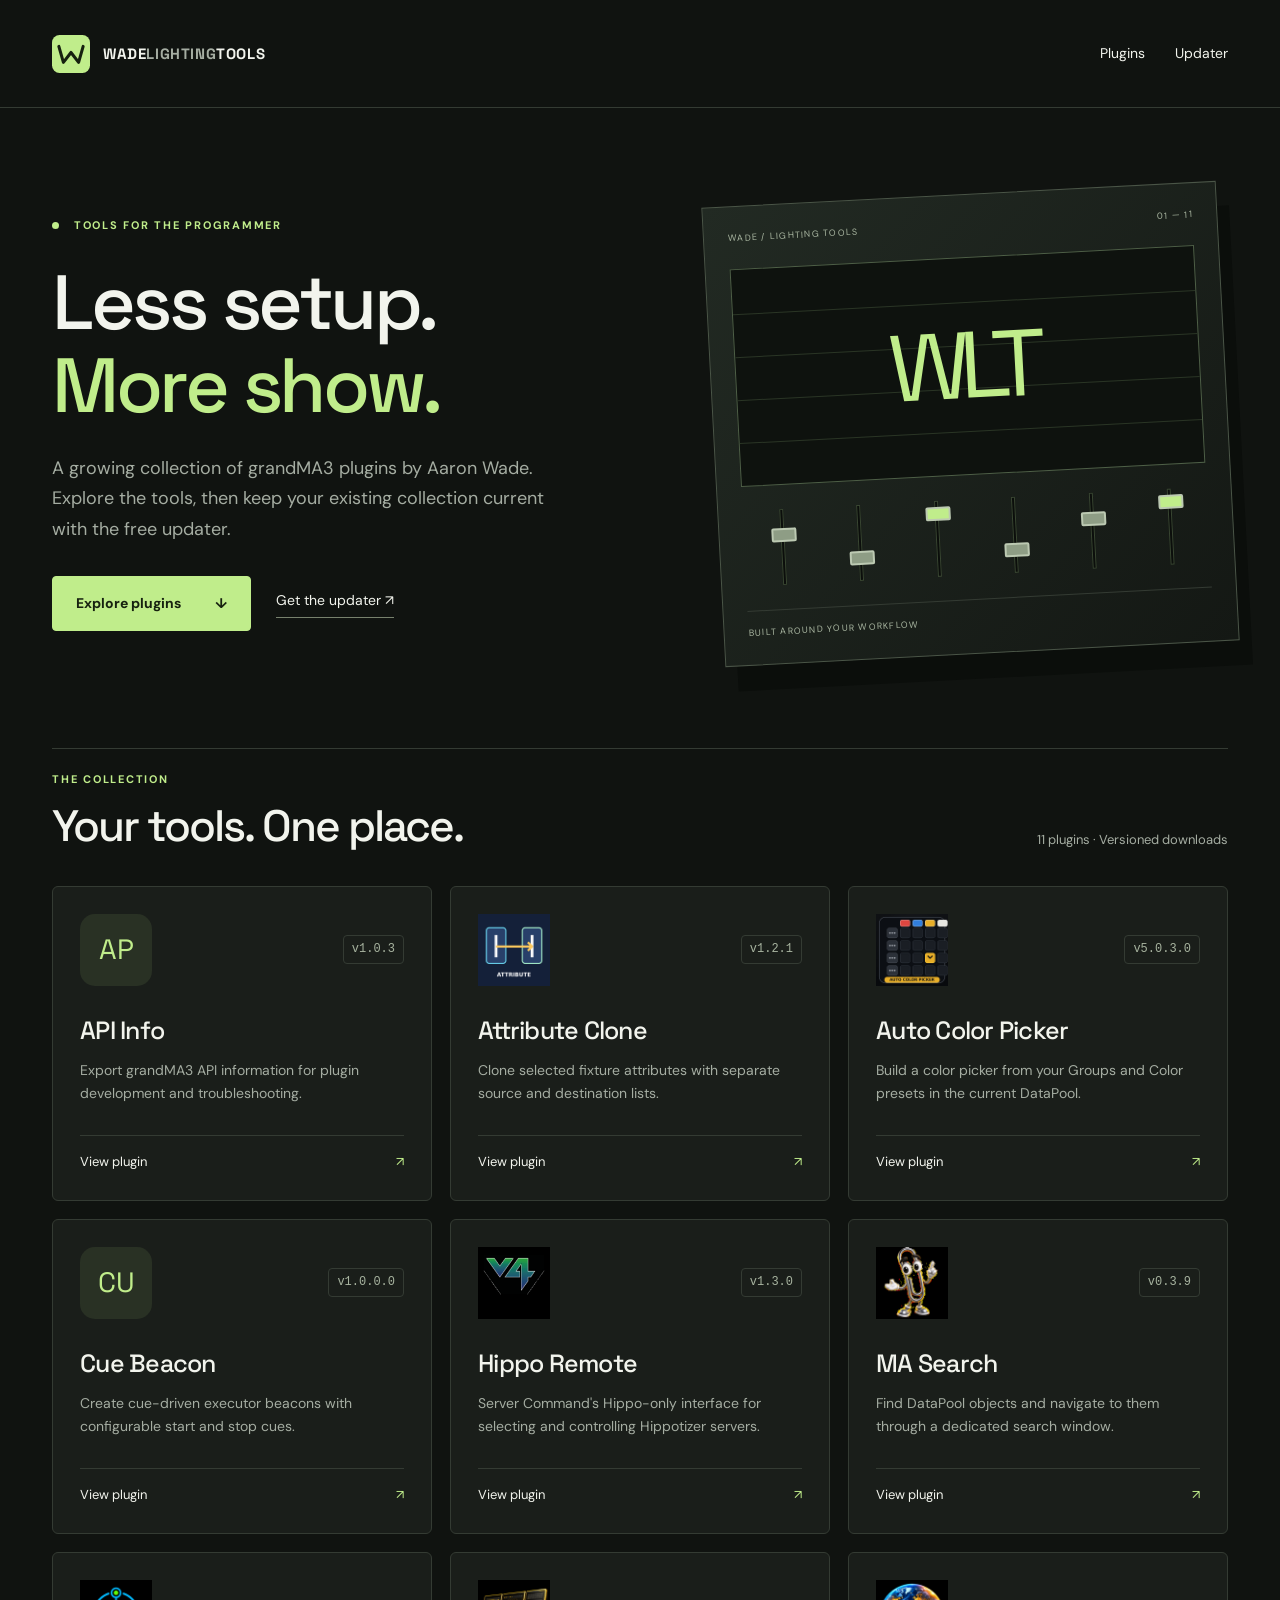
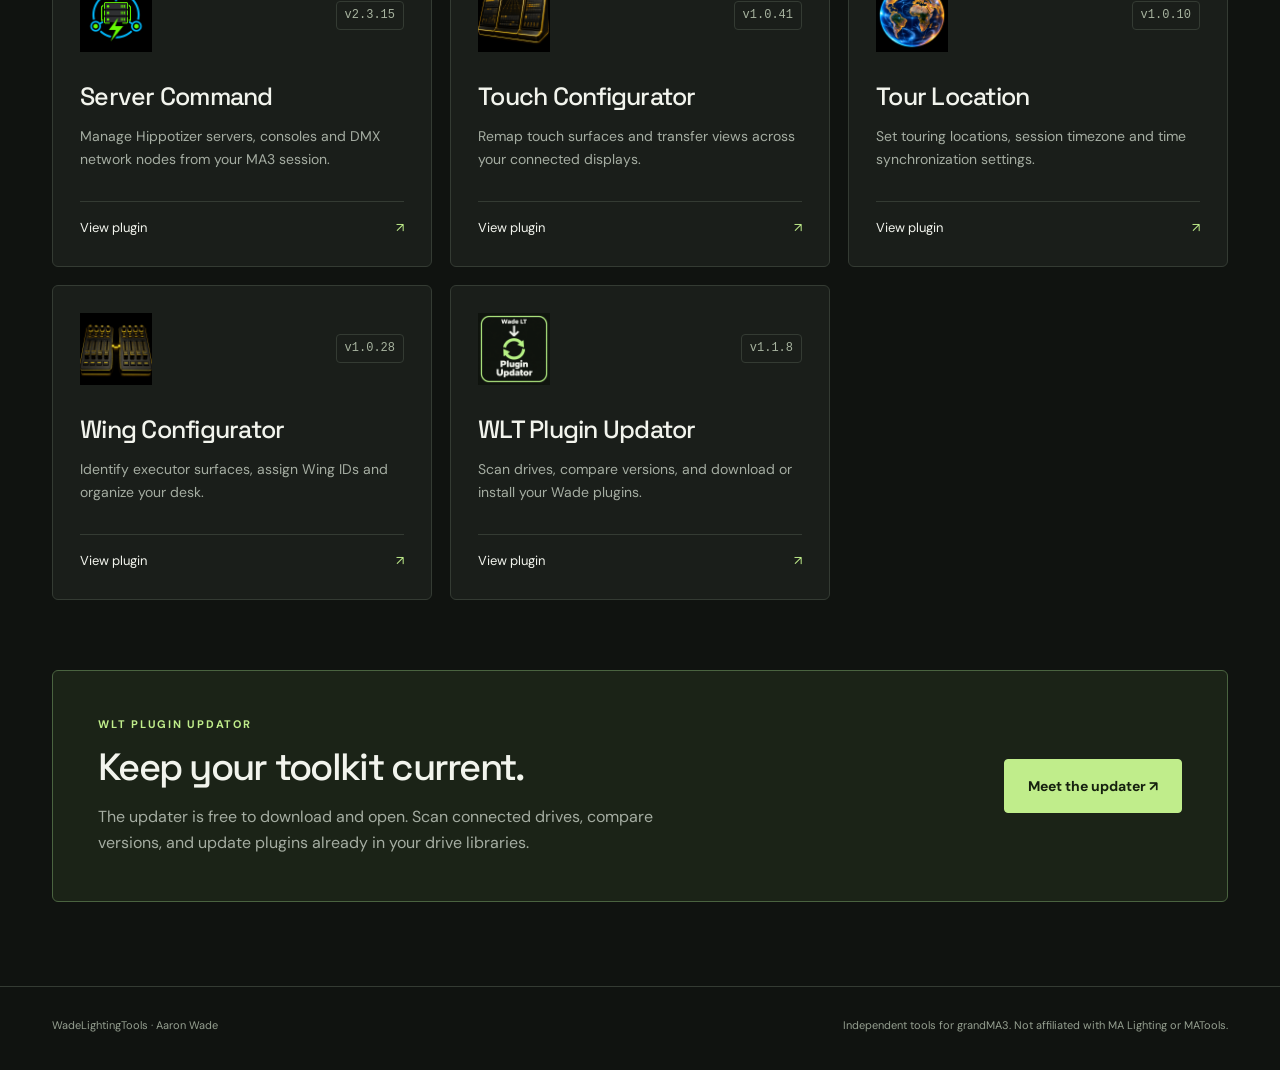
<file: docs/index.html>
<!doctype html><html lang="en"><head><meta charset="utf-8"><meta name="viewport" content="width=device-width,initial-scale=1">
<title>grandMA3 plugins · WadeLightingTools</title><meta name="description" content="grandMA3 plugins by Aaron Wade. Plugin downloads, installation instructions and release information.">
<link rel="icon" href="assets/mark.svg" type="image/svg+xml"><link rel="stylesheet" href="assets/site.css"></head><body>
<header><a class="brand" href="index.html"><img src="assets/mark.svg" alt=""><span>WADE<span class="muted">LIGHTING</span>TOOLS</span></a><nav><a href="index.html#plugins">Plugins</a><a href="WadePluginUpdater/">Updater</a></nav></header>
<main><section class="hero"><div><p class="eyebrow"><span class="dot"></span> TOOLS FOR THE PROGRAMMER</p><h1>Less setup.<br><span>More show.</span></h1><p class="lede">A growing collection of grandMA3 plugins by Aaron Wade. Explore the tools, then keep your existing collection current with the free updater.</p><div class="actions"><a class="primary" href="#plugins">Explore plugins <span>↓</span></a><a class="secondary" href="WadePluginUpdater/">Get the updater ↗</a></div></div><div class="console-art" aria-hidden="true"><div class="art-label">WADE / LIGHTING TOOLS <span>01 — 11</span></div><div class="art-screen"><span>WLT</span><i></i><i></i><i></i><i></i></div><div class="art-faders"><i></i><i></i><i></i><i></i><i></i><i></i></div><div class="art-foot">BUILT AROUND YOUR WORKFLOW</div></div></section>
<section id="plugins"><div class="section-head"><div><p class="eyebrow">THE COLLECTION</p><h2>Your tools. One place.</h2></div><p>11 plugins · Versioned downloads</p></div><div class="catalog"><a class="plugin" href="APIInfo/"><div class="plugin-top"><span class="fallback">AP</span><span class="revision">v1.0.3</span></div><h3>API Info</h3><p>Export grandMA3 API information for plugin development and troubleshooting.</p><span class="arrow">View plugin <span>↗</span></span></a><a class="plugin" href="AttributeClone/"><div class="plugin-top"><img src="assets/AttributeClone.png" alt=""><span class="revision">v1.2.1</span></div><h3>Attribute Clone</h3><p>Clone selected fixture attributes with separate source and destination lists.</p><span class="arrow">View plugin <span>↗</span></span></a><a class="plugin" href="AutoColorPicker/"><div class="plugin-top"><img src="assets/AutoColorPicker.png" alt=""><span class="revision">v5.0.3.0</span></div><h3>Auto Color Picker</h3><p>Build a color picker from your Groups and Color presets in the current DataPool.</p><span class="arrow">View plugin <span>↗</span></span></a><a class="plugin" href="CueBeacon/"><div class="plugin-top"><span class="fallback">CU</span><span class="revision">v1.0.0.0</span></div><h3>Cue Beacon</h3><p>Create cue-driven executor beacons with configurable start and stop cues.</p><span class="arrow">View plugin <span>↗</span></span></a><a class="plugin" href="HippoRemote/"><div class="plugin-top"><img src="assets/HippoRemote.png" alt=""><span class="revision">v1.3.0</span></div><h3>Hippo Remote</h3><p>Server Command&#x27;s Hippo-only interface for selecting and controlling Hippotizer servers.</p><span class="arrow">View plugin <span>↗</span></span></a><a class="plugin" href="MASearch/"><div class="plugin-top"><img src="assets/MASearch.png" alt=""><span class="revision">v0.3.9</span></div><h3>MA Search</h3><p>Find DataPool objects and navigate to them through a dedicated search window.</p><span class="arrow">View plugin <span>↗</span></span></a><a class="plugin" href="ServerCommand/"><div class="plugin-top"><img src="assets/ServerCommand.png" alt=""><span class="revision">v2.3.15</span></div><h3>Server Command</h3><p>Manage Hippotizer servers, consoles and DMX network nodes from your MA3 session.</p><span class="arrow">View plugin <span>↗</span></span></a><a class="plugin" href="TouchConfigurator/"><div class="plugin-top"><img src="assets/TouchConfigurator.png" alt=""><span class="revision">v1.0.41</span></div><h3>Touch Configurator</h3><p>Remap touch surfaces and transfer views across your connected displays.</p><span class="arrow">View plugin <span>↗</span></span></a><a class="plugin" href="TourLocation/"><div class="plugin-top"><img src="assets/TourLocation.png" alt=""><span class="revision">v1.0.10</span></div><h3>Tour Location</h3><p>Set touring locations, session timezone and time synchronization settings.</p><span class="arrow">View plugin <span>↗</span></span></a><a class="plugin" href="WingConfigurator/"><div class="plugin-top"><img src="assets/WingConfigurator.png" alt=""><span class="revision">v1.0.28</span></div><h3>Wing Configurator</h3><p>Identify executor surfaces, assign Wing IDs and organize your desk.</p><span class="arrow">View plugin <span>↗</span></span></a><a class="plugin" href="WadePluginUpdater/"><div class="plugin-top"><img src="assets/WadePluginUpdater.png?v=1.1.8" alt=""><span class="revision">v1.1.8</span></div><h3>WLT Plugin Updator</h3><p>Scan drives, compare versions, and download or install your Wade plugins.</p><span class="arrow">View plugin <span>↗</span></span></a></div></section>
<section class="updater-banner"><div><p class="eyebrow">WLT PLUGIN UPDATOR</p><h2>Keep your toolkit current.</h2><p>The updater is free to download and open. Scan connected drives, compare versions, and update plugins already in your drive libraries.</p></div><a class="primary" href="WadePluginUpdater/">Meet the updater ↗</a></section></main><footer><span>WadeLightingTools · Aaron Wade</span><span>Independent tools for grandMA3. Not affiliated with MA Lighting or MATools.</span></footer></body></html>
</file>
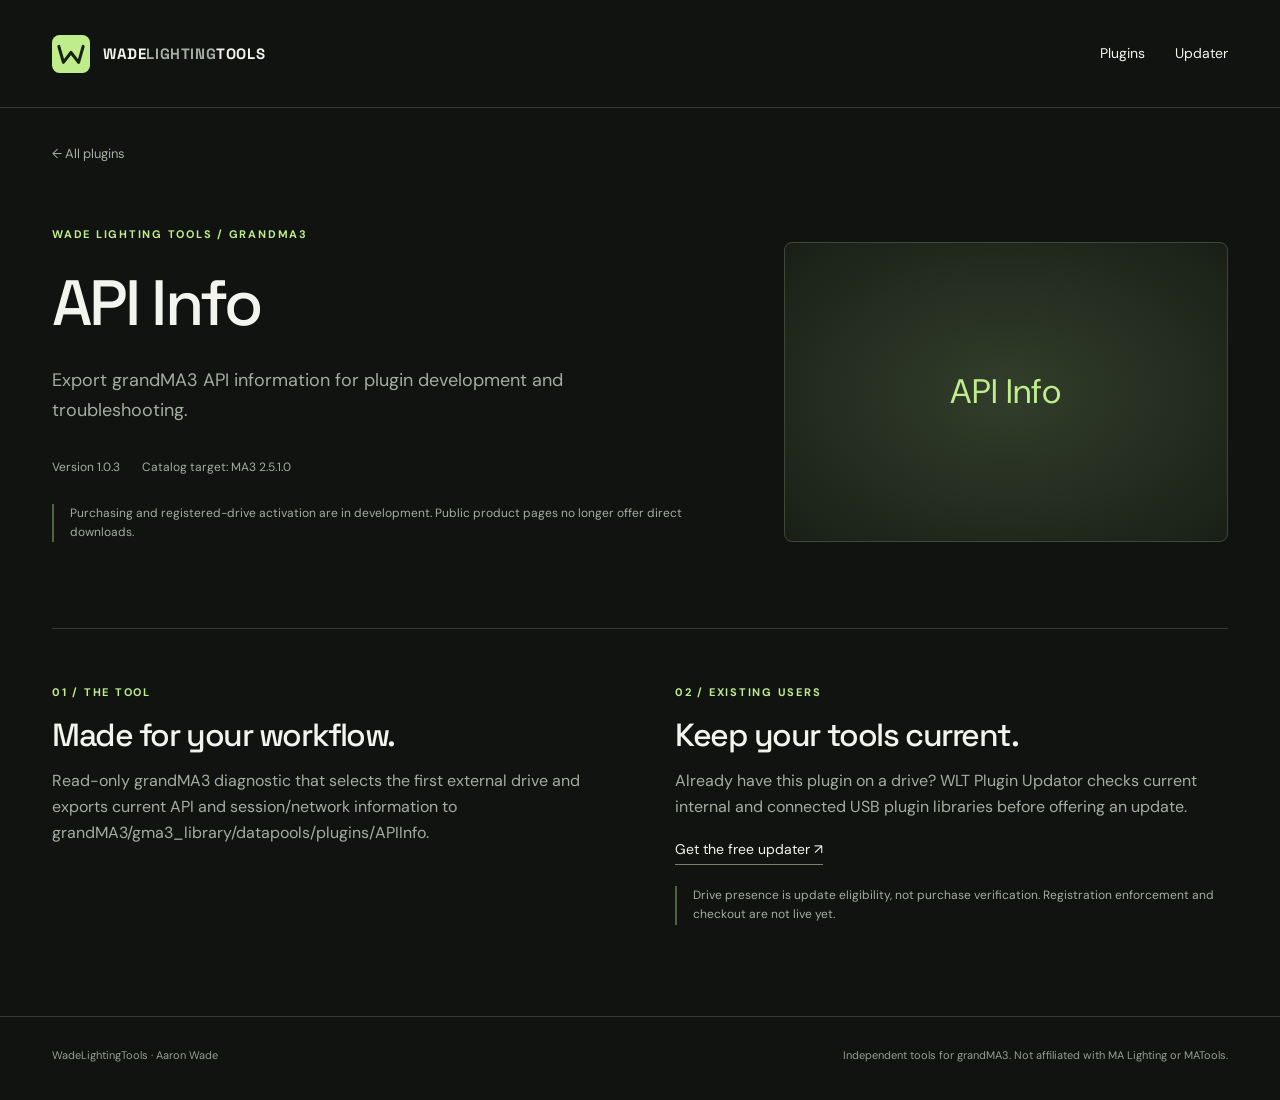
<file: docs/APIInfo/index.html>
<!doctype html><html lang="en"><head><meta charset="utf-8"><meta name="viewport" content="width=device-width,initial-scale=1">
<title>API Info · WadeLightingTools</title><meta name="description" content="grandMA3 plugins by Aaron Wade. Plugin downloads, installation instructions and release information.">
<link rel="icon" href="../assets/mark.svg" type="image/svg+xml"><link rel="stylesheet" href="../assets/site.css"></head><body>
<header><a class="brand" href="../index.html"><img src="../assets/mark.svg" alt=""><span>WADE<span class="muted">LIGHTING</span>TOOLS</span></a><nav><a href="../index.html#plugins">Plugins</a><a href="../WadePluginUpdater/">Updater</a></nav></header>
<main><a class="back" href="../index.html#plugins">← All plugins</a><section class="plugin-hero"><div><p class="eyebrow">WADE LIGHTING TOOLS / GRANDMA3</p><h1>API Info</h1><p class="lede">Export grandMA3 API information for plugin development and troubleshooting.</p><div class="meta"><span>Version 1.0.3</span><span>Catalog target: MA3 2.5.1.0</span></div><p class="note">Purchasing and registered-drive activation are in development. Public product pages no longer offer direct downloads.</p></div><div class="icon-stage"><span>API Info</span></div></section><section class="detail-grid"><article><p class="eyebrow">01 / THE TOOL</p><h2>Made for your workflow.</h2><p>Read-only grandMA3 diagnostic that selects the first external drive and exports current API and session/network information to grandMA3/gma3_library/datapools/plugins/APIInfo.</p></article><article><p class="eyebrow">02 / EXISTING USERS</p><h2>Keep your tools current.</h2><p>Already have this plugin on a drive? WLT Plugin Updator checks current internal and connected USB plugin libraries before offering an update.</p><a class="secondary" href="../WadePluginUpdater/">Get the free updater ↗</a><p class="note">Drive presence is update eligibility, not purchase verification. Registration enforcement and checkout are not live yet.</p></article></section></main><footer><span>WadeLightingTools · Aaron Wade</span><span>Independent tools for grandMA3. Not affiliated with MA Lighting or MATools.</span></footer></body></html>
</file>
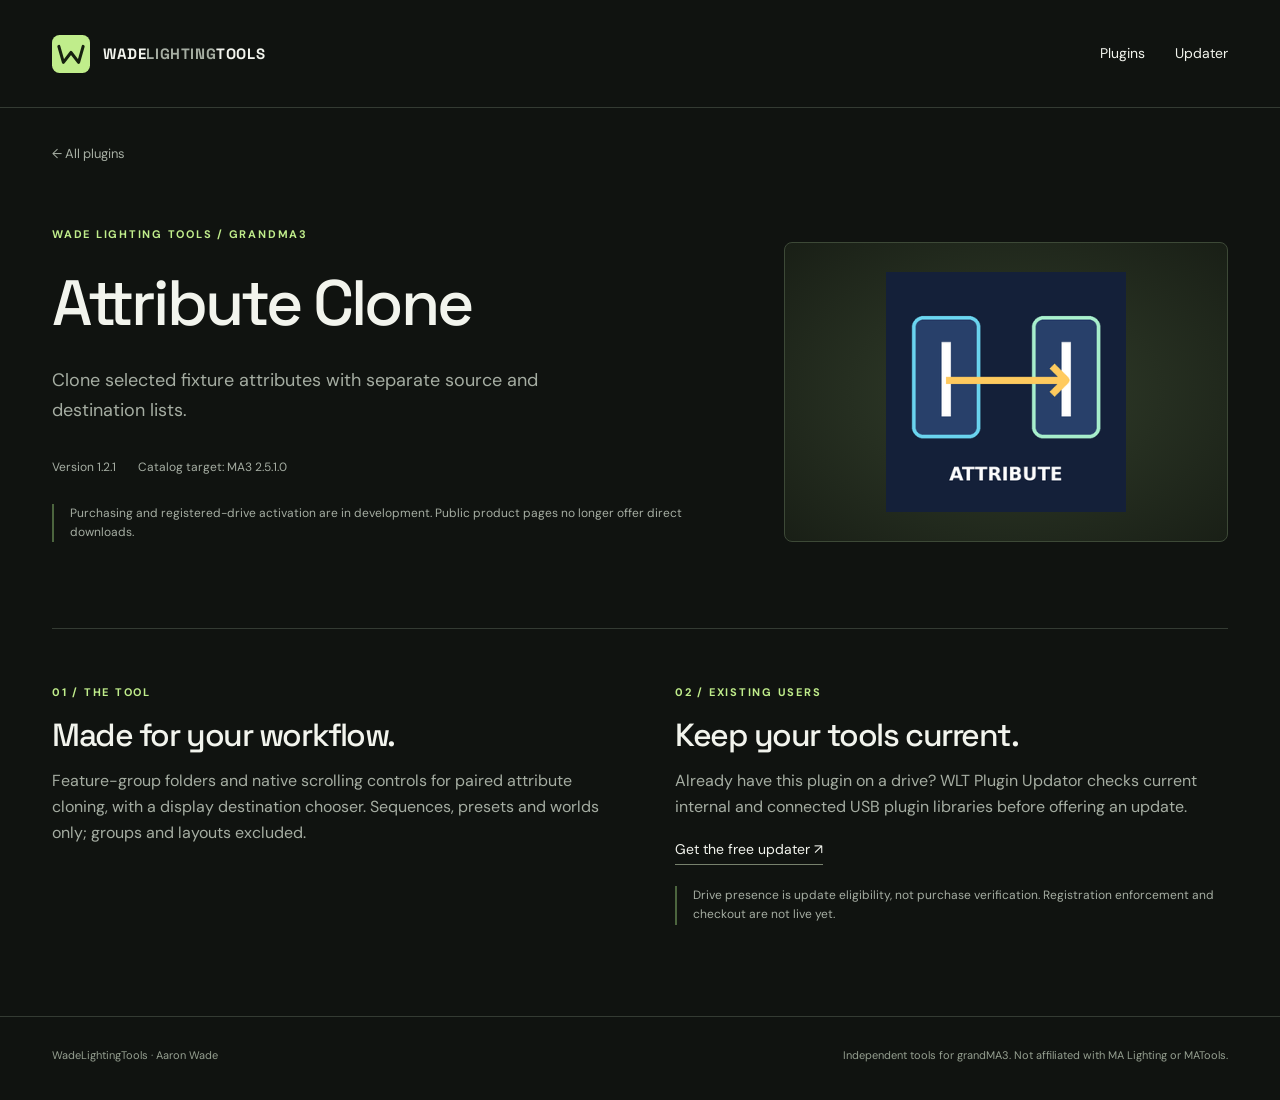
<file: docs/AttributeClone/index.html>
<!doctype html><html lang="en"><head><meta charset="utf-8"><meta name="viewport" content="width=device-width,initial-scale=1">
<title>Attribute Clone · WadeLightingTools</title><meta name="description" content="grandMA3 plugins by Aaron Wade. Plugin downloads, installation instructions and release information.">
<link rel="icon" href="../assets/mark.svg" type="image/svg+xml"><link rel="stylesheet" href="../assets/site.css"></head><body>
<header><a class="brand" href="../index.html"><img src="../assets/mark.svg" alt=""><span>WADE<span class="muted">LIGHTING</span>TOOLS</span></a><nav><a href="../index.html#plugins">Plugins</a><a href="../WadePluginUpdater/">Updater</a></nav></header>
<main><a class="back" href="../index.html#plugins">← All plugins</a><section class="plugin-hero"><div><p class="eyebrow">WADE LIGHTING TOOLS / GRANDMA3</p><h1>Attribute Clone</h1><p class="lede">Clone selected fixture attributes with separate source and destination lists.</p><div class="meta"><span>Version 1.2.1</span><span>Catalog target: MA3 2.5.1.0</span></div><p class="note">Purchasing and registered-drive activation are in development. Public product pages no longer offer direct downloads.</p></div><div class="icon-stage"><img src="../assets/AttributeClone.png" alt="Attribute Clone icon"></div></section><section class="detail-grid"><article><p class="eyebrow">01 / THE TOOL</p><h2>Made for your workflow.</h2><p>Feature-group folders and native scrolling controls for paired attribute cloning, with a display destination chooser. Sequences, presets and worlds only; groups and layouts excluded.</p></article><article><p class="eyebrow">02 / EXISTING USERS</p><h2>Keep your tools current.</h2><p>Already have this plugin on a drive? WLT Plugin Updator checks current internal and connected USB plugin libraries before offering an update.</p><a class="secondary" href="../WadePluginUpdater/">Get the free updater ↗</a><p class="note">Drive presence is update eligibility, not purchase verification. Registration enforcement and checkout are not live yet.</p></article></section></main><footer><span>WadeLightingTools · Aaron Wade</span><span>Independent tools for grandMA3. Not affiliated with MA Lighting or MATools.</span></footer></body></html>
</file>
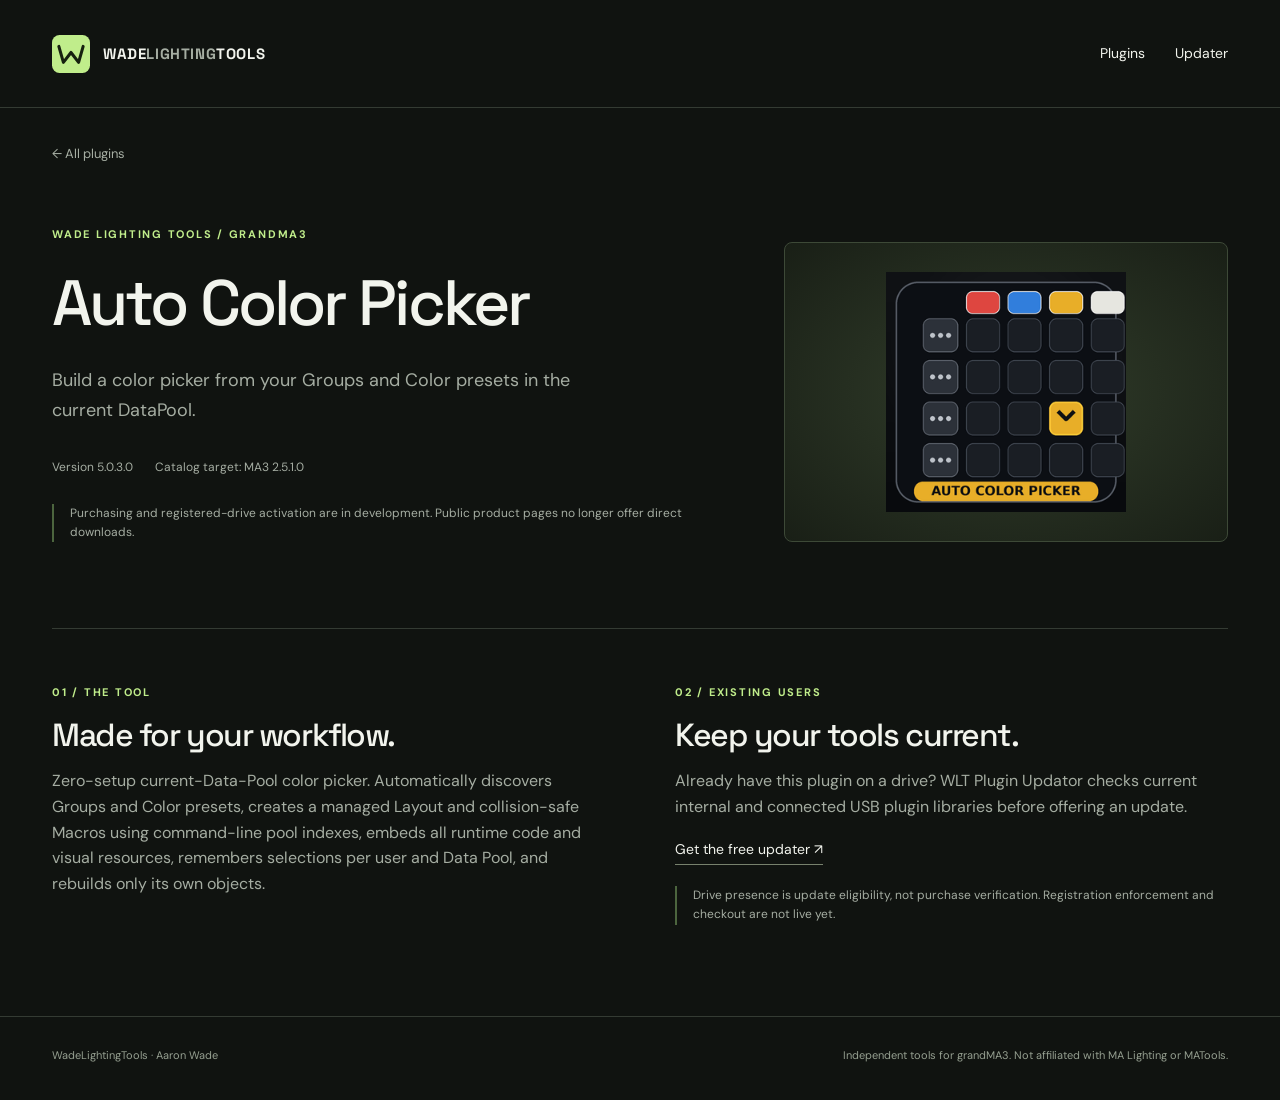
<file: docs/AutoColorPicker/index.html>
<!doctype html><html lang="en"><head><meta charset="utf-8"><meta name="viewport" content="width=device-width,initial-scale=1">
<title>Auto Color Picker · WadeLightingTools</title><meta name="description" content="grandMA3 plugins by Aaron Wade. Plugin downloads, installation instructions and release information.">
<link rel="icon" href="../assets/mark.svg" type="image/svg+xml"><link rel="stylesheet" href="../assets/site.css"></head><body>
<header><a class="brand" href="../index.html"><img src="../assets/mark.svg" alt=""><span>WADE<span class="muted">LIGHTING</span>TOOLS</span></a><nav><a href="../index.html#plugins">Plugins</a><a href="../WadePluginUpdater/">Updater</a></nav></header>
<main><a class="back" href="../index.html#plugins">← All plugins</a><section class="plugin-hero"><div><p class="eyebrow">WADE LIGHTING TOOLS / GRANDMA3</p><h1>Auto Color Picker</h1><p class="lede">Build a color picker from your Groups and Color presets in the current DataPool.</p><div class="meta"><span>Version 5.0.3.0</span><span>Catalog target: MA3 2.5.1.0</span></div><p class="note">Purchasing and registered-drive activation are in development. Public product pages no longer offer direct downloads.</p></div><div class="icon-stage"><img src="../assets/AutoColorPicker.png" alt="Auto Color Picker icon"></div></section><section class="detail-grid"><article><p class="eyebrow">01 / THE TOOL</p><h2>Made for your workflow.</h2><p>Zero-setup current-Data-Pool color picker. Automatically discovers Groups and Color presets, creates a managed Layout and collision-safe Macros using command-line pool indexes, embeds all runtime code and visual resources, remembers selections per user and Data Pool, and rebuilds only its own objects.</p></article><article><p class="eyebrow">02 / EXISTING USERS</p><h2>Keep your tools current.</h2><p>Already have this plugin on a drive? WLT Plugin Updator checks current internal and connected USB plugin libraries before offering an update.</p><a class="secondary" href="../WadePluginUpdater/">Get the free updater ↗</a><p class="note">Drive presence is update eligibility, not purchase verification. Registration enforcement and checkout are not live yet.</p></article></section></main><footer><span>WadeLightingTools · Aaron Wade</span><span>Independent tools for grandMA3. Not affiliated with MA Lighting or MATools.</span></footer></body></html>
</file>
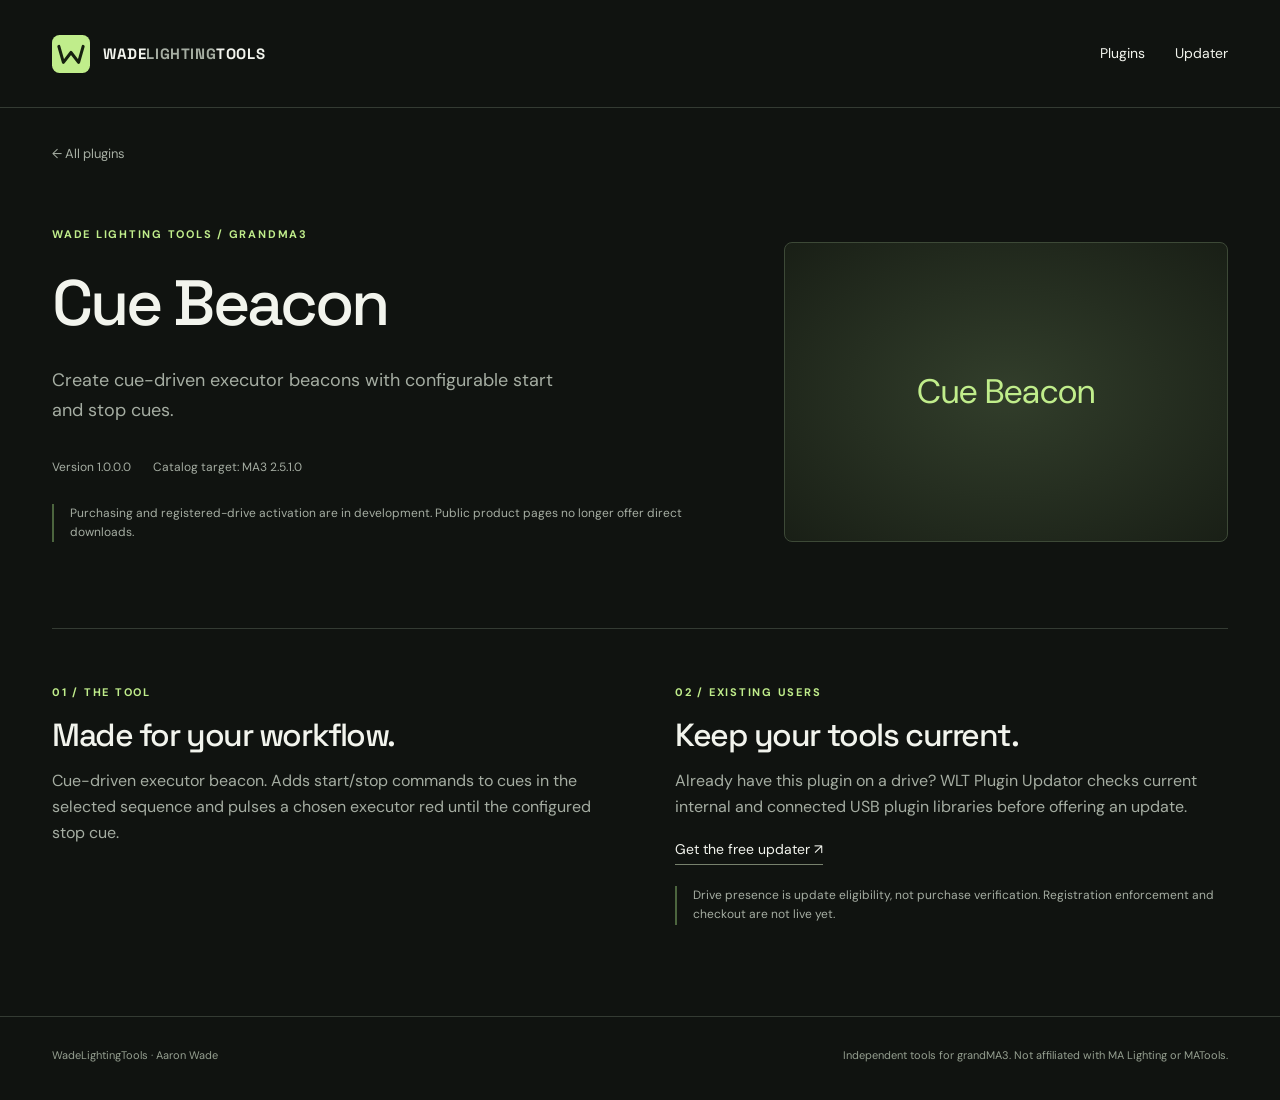
<file: docs/CueBeacon/index.html>
<!doctype html><html lang="en"><head><meta charset="utf-8"><meta name="viewport" content="width=device-width,initial-scale=1">
<title>Cue Beacon · WadeLightingTools</title><meta name="description" content="grandMA3 plugins by Aaron Wade. Plugin downloads, installation instructions and release information.">
<link rel="icon" href="../assets/mark.svg" type="image/svg+xml"><link rel="stylesheet" href="../assets/site.css"></head><body>
<header><a class="brand" href="../index.html"><img src="../assets/mark.svg" alt=""><span>WADE<span class="muted">LIGHTING</span>TOOLS</span></a><nav><a href="../index.html#plugins">Plugins</a><a href="../WadePluginUpdater/">Updater</a></nav></header>
<main><a class="back" href="../index.html#plugins">← All plugins</a><section class="plugin-hero"><div><p class="eyebrow">WADE LIGHTING TOOLS / GRANDMA3</p><h1>Cue Beacon</h1><p class="lede">Create cue-driven executor beacons with configurable start and stop cues.</p><div class="meta"><span>Version 1.0.0.0</span><span>Catalog target: MA3 2.5.1.0</span></div><p class="note">Purchasing and registered-drive activation are in development. Public product pages no longer offer direct downloads.</p></div><div class="icon-stage"><span>Cue Beacon</span></div></section><section class="detail-grid"><article><p class="eyebrow">01 / THE TOOL</p><h2>Made for your workflow.</h2><p>Cue-driven executor beacon. Adds start/stop commands to cues in the selected sequence and pulses a chosen executor red until the configured stop cue.</p></article><article><p class="eyebrow">02 / EXISTING USERS</p><h2>Keep your tools current.</h2><p>Already have this plugin on a drive? WLT Plugin Updator checks current internal and connected USB plugin libraries before offering an update.</p><a class="secondary" href="../WadePluginUpdater/">Get the free updater ↗</a><p class="note">Drive presence is update eligibility, not purchase verification. Registration enforcement and checkout are not live yet.</p></article></section></main><footer><span>WadeLightingTools · Aaron Wade</span><span>Independent tools for grandMA3. Not affiliated with MA Lighting or MATools.</span></footer></body></html>
</file>
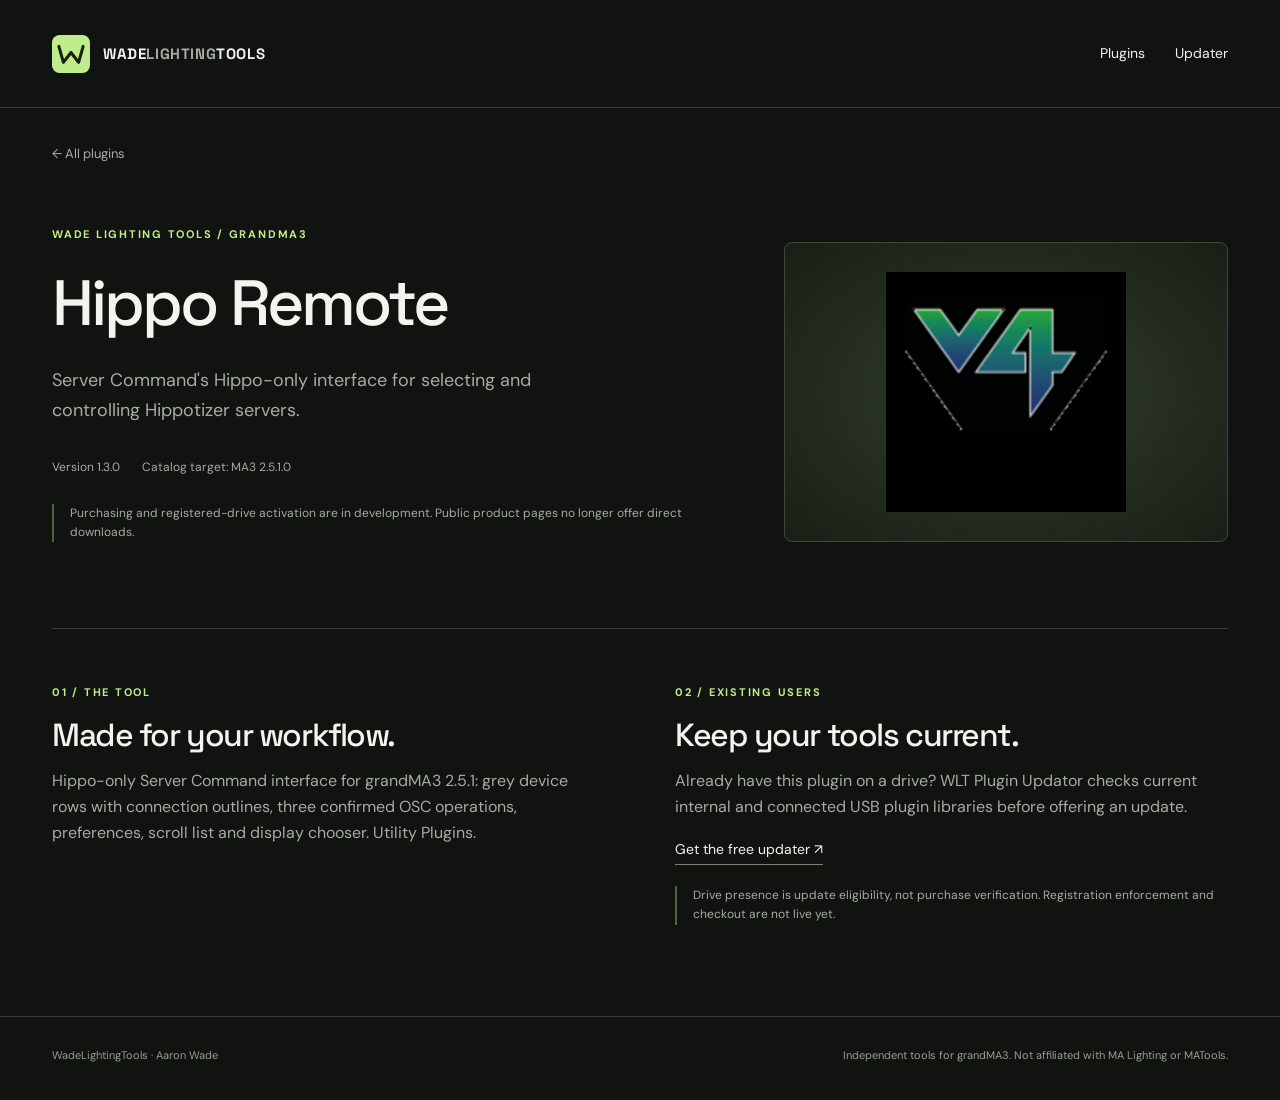
<file: docs/HippoRemote/index.html>
<!doctype html><html lang="en"><head><meta charset="utf-8"><meta name="viewport" content="width=device-width,initial-scale=1">
<title>Hippo Remote · WadeLightingTools</title><meta name="description" content="grandMA3 plugins by Aaron Wade. Plugin downloads, installation instructions and release information.">
<link rel="icon" href="../assets/mark.svg" type="image/svg+xml"><link rel="stylesheet" href="../assets/site.css"></head><body>
<header><a class="brand" href="../index.html"><img src="../assets/mark.svg" alt=""><span>WADE<span class="muted">LIGHTING</span>TOOLS</span></a><nav><a href="../index.html#plugins">Plugins</a><a href="../WadePluginUpdater/">Updater</a></nav></header>
<main><a class="back" href="../index.html#plugins">← All plugins</a><section class="plugin-hero"><div><p class="eyebrow">WADE LIGHTING TOOLS / GRANDMA3</p><h1>Hippo Remote</h1><p class="lede">Server Command&#x27;s Hippo-only interface for selecting and controlling Hippotizer servers.</p><div class="meta"><span>Version 1.3.0</span><span>Catalog target: MA3 2.5.1.0</span></div><p class="note">Purchasing and registered-drive activation are in development. Public product pages no longer offer direct downloads.</p></div><div class="icon-stage"><img src="../assets/HippoRemote.png" alt="Hippo Remote icon"></div></section><section class="detail-grid"><article><p class="eyebrow">01 / THE TOOL</p><h2>Made for your workflow.</h2><p>Hippo-only Server Command interface for grandMA3 2.5.1: grey device rows with connection outlines, three confirmed OSC operations, preferences, scroll list and display chooser. Utility Plugins.</p></article><article><p class="eyebrow">02 / EXISTING USERS</p><h2>Keep your tools current.</h2><p>Already have this plugin on a drive? WLT Plugin Updator checks current internal and connected USB plugin libraries before offering an update.</p><a class="secondary" href="../WadePluginUpdater/">Get the free updater ↗</a><p class="note">Drive presence is update eligibility, not purchase verification. Registration enforcement and checkout are not live yet.</p></article></section></main><footer><span>WadeLightingTools · Aaron Wade</span><span>Independent tools for grandMA3. Not affiliated with MA Lighting or MATools.</span></footer></body></html>
</file>
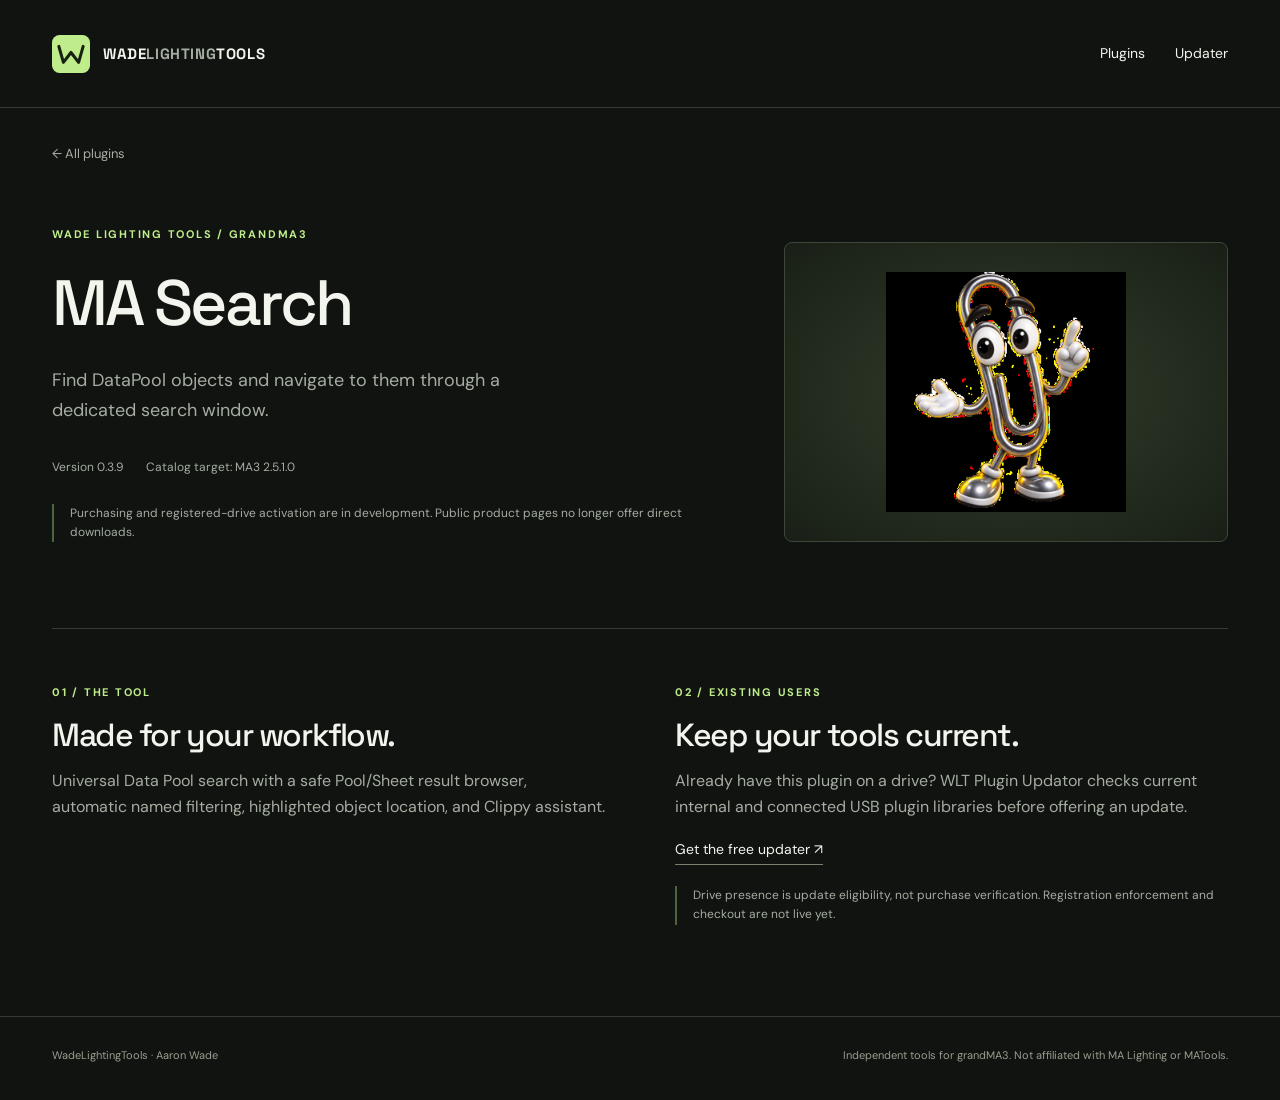
<file: docs/MASearch/index.html>
<!doctype html><html lang="en"><head><meta charset="utf-8"><meta name="viewport" content="width=device-width,initial-scale=1">
<title>MA Search · WadeLightingTools</title><meta name="description" content="grandMA3 plugins by Aaron Wade. Plugin downloads, installation instructions and release information.">
<link rel="icon" href="../assets/mark.svg" type="image/svg+xml"><link rel="stylesheet" href="../assets/site.css"></head><body>
<header><a class="brand" href="../index.html"><img src="../assets/mark.svg" alt=""><span>WADE<span class="muted">LIGHTING</span>TOOLS</span></a><nav><a href="../index.html#plugins">Plugins</a><a href="../WadePluginUpdater/">Updater</a></nav></header>
<main><a class="back" href="../index.html#plugins">← All plugins</a><section class="plugin-hero"><div><p class="eyebrow">WADE LIGHTING TOOLS / GRANDMA3</p><h1>MA Search</h1><p class="lede">Find DataPool objects and navigate to them through a dedicated search window.</p><div class="meta"><span>Version 0.3.9</span><span>Catalog target: MA3 2.5.1.0</span></div><p class="note">Purchasing and registered-drive activation are in development. Public product pages no longer offer direct downloads.</p></div><div class="icon-stage"><img src="../assets/MASearch.png" alt="MA Search icon"></div></section><section class="detail-grid"><article><p class="eyebrow">01 / THE TOOL</p><h2>Made for your workflow.</h2><p>Universal Data Pool search with a safe Pool/Sheet result browser, automatic named filtering, highlighted object location, and Clippy assistant.</p></article><article><p class="eyebrow">02 / EXISTING USERS</p><h2>Keep your tools current.</h2><p>Already have this plugin on a drive? WLT Plugin Updator checks current internal and connected USB plugin libraries before offering an update.</p><a class="secondary" href="../WadePluginUpdater/">Get the free updater ↗</a><p class="note">Drive presence is update eligibility, not purchase verification. Registration enforcement and checkout are not live yet.</p></article></section></main><footer><span>WadeLightingTools · Aaron Wade</span><span>Independent tools for grandMA3. Not affiliated with MA Lighting or MATools.</span></footer></body></html>
</file>
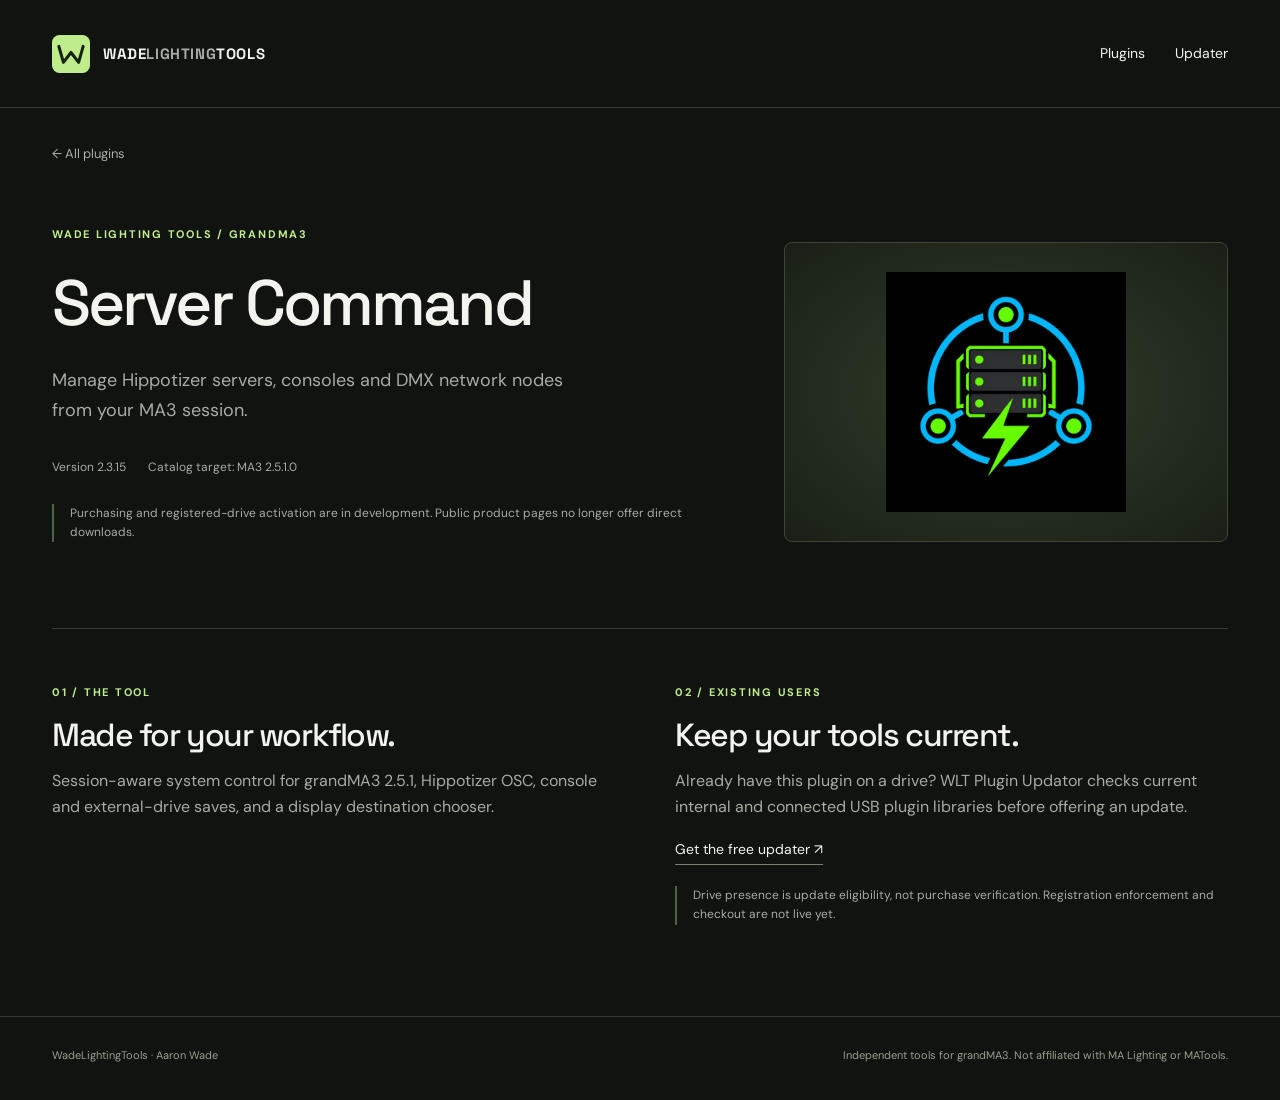
<file: docs/ServerCommand/index.html>
<!doctype html><html lang="en"><head><meta charset="utf-8"><meta name="viewport" content="width=device-width,initial-scale=1">
<title>Server Command · WadeLightingTools</title><meta name="description" content="grandMA3 plugins by Aaron Wade. Plugin downloads, installation instructions and release information.">
<link rel="icon" href="../assets/mark.svg" type="image/svg+xml"><link rel="stylesheet" href="../assets/site.css"></head><body>
<header><a class="brand" href="../index.html"><img src="../assets/mark.svg" alt=""><span>WADE<span class="muted">LIGHTING</span>TOOLS</span></a><nav><a href="../index.html#plugins">Plugins</a><a href="../WadePluginUpdater/">Updater</a></nav></header>
<main><a class="back" href="../index.html#plugins">← All plugins</a><section class="plugin-hero"><div><p class="eyebrow">WADE LIGHTING TOOLS / GRANDMA3</p><h1>Server Command</h1><p class="lede">Manage Hippotizer servers, consoles and DMX network nodes from your MA3 session.</p><div class="meta"><span>Version 2.3.15</span><span>Catalog target: MA3 2.5.1.0</span></div><p class="note">Purchasing and registered-drive activation are in development. Public product pages no longer offer direct downloads.</p></div><div class="icon-stage"><img src="../assets/ServerCommand.png" alt="Server Command icon"></div></section><section class="detail-grid"><article><p class="eyebrow">01 / THE TOOL</p><h2>Made for your workflow.</h2><p>Session-aware system control for grandMA3 2.5.1, Hippotizer OSC, console and external-drive saves, and a display destination chooser.</p></article><article><p class="eyebrow">02 / EXISTING USERS</p><h2>Keep your tools current.</h2><p>Already have this plugin on a drive? WLT Plugin Updator checks current internal and connected USB plugin libraries before offering an update.</p><a class="secondary" href="../WadePluginUpdater/">Get the free updater ↗</a><p class="note">Drive presence is update eligibility, not purchase verification. Registration enforcement and checkout are not live yet.</p></article></section></main><footer><span>WadeLightingTools · Aaron Wade</span><span>Independent tools for grandMA3. Not affiliated with MA Lighting or MATools.</span></footer></body></html>
</file>
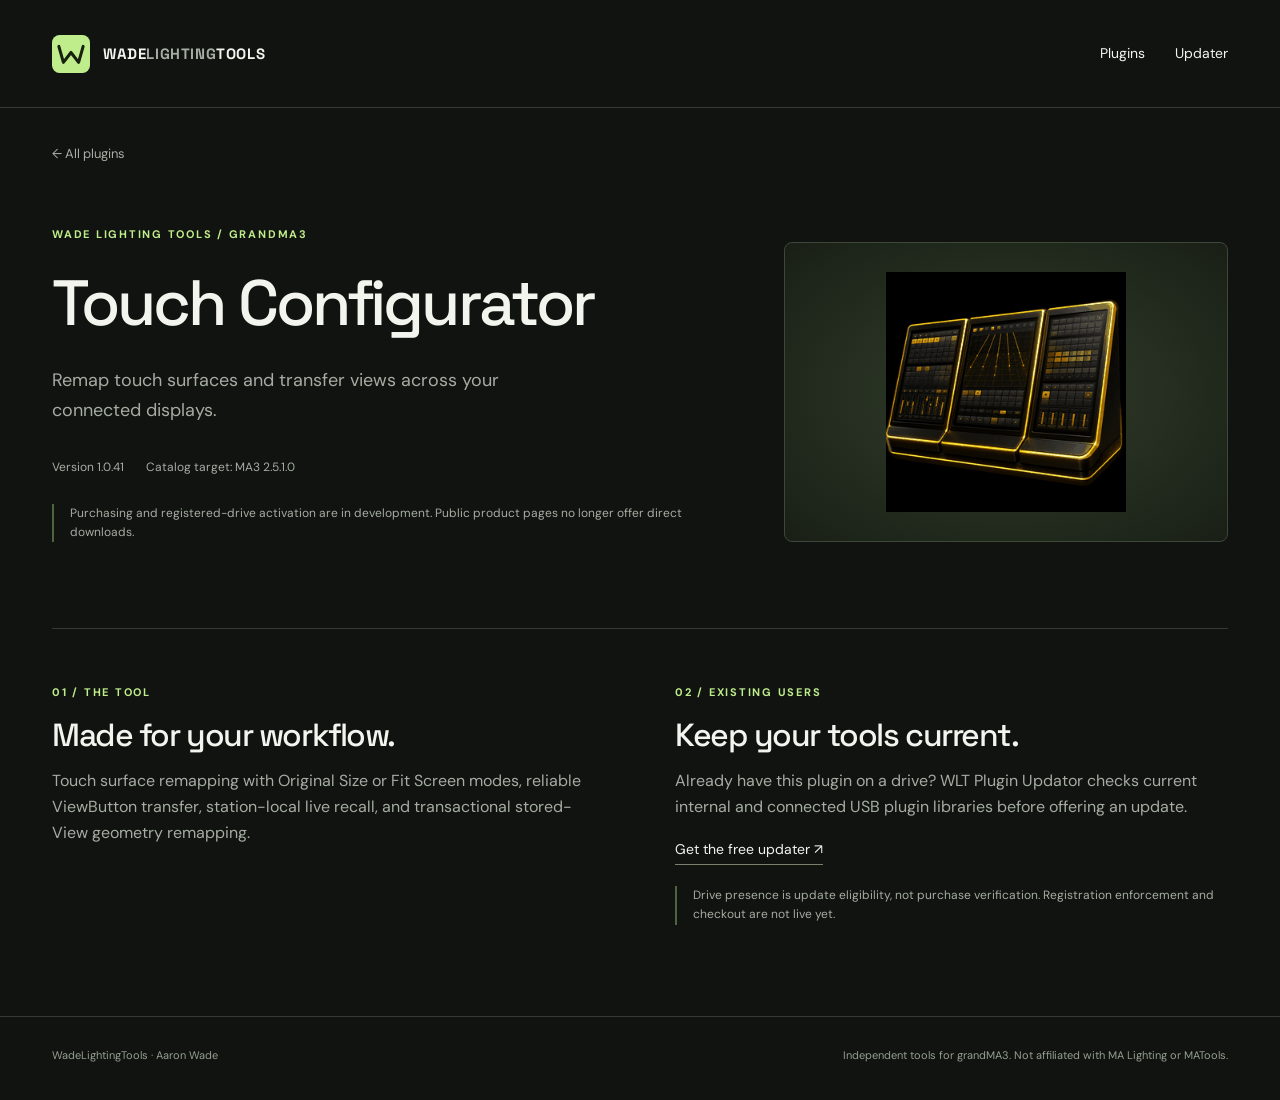
<file: docs/TouchConfigurator/index.html>
<!doctype html><html lang="en"><head><meta charset="utf-8"><meta name="viewport" content="width=device-width,initial-scale=1">
<title>Touch Configurator · WadeLightingTools</title><meta name="description" content="grandMA3 plugins by Aaron Wade. Plugin downloads, installation instructions and release information.">
<link rel="icon" href="../assets/mark.svg" type="image/svg+xml"><link rel="stylesheet" href="../assets/site.css"></head><body>
<header><a class="brand" href="../index.html"><img src="../assets/mark.svg" alt=""><span>WADE<span class="muted">LIGHTING</span>TOOLS</span></a><nav><a href="../index.html#plugins">Plugins</a><a href="../WadePluginUpdater/">Updater</a></nav></header>
<main><a class="back" href="../index.html#plugins">← All plugins</a><section class="plugin-hero"><div><p class="eyebrow">WADE LIGHTING TOOLS / GRANDMA3</p><h1>Touch Configurator</h1><p class="lede">Remap touch surfaces and transfer views across your connected displays.</p><div class="meta"><span>Version 1.0.41</span><span>Catalog target: MA3 2.5.1.0</span></div><p class="note">Purchasing and registered-drive activation are in development. Public product pages no longer offer direct downloads.</p></div><div class="icon-stage"><img src="../assets/TouchConfigurator.png" alt="Touch Configurator icon"></div></section><section class="detail-grid"><article><p class="eyebrow">01 / THE TOOL</p><h2>Made for your workflow.</h2><p>Touch surface remapping with Original Size or Fit Screen modes, reliable ViewButton transfer, station-local live recall, and transactional stored-View geometry remapping.</p></article><article><p class="eyebrow">02 / EXISTING USERS</p><h2>Keep your tools current.</h2><p>Already have this plugin on a drive? WLT Plugin Updator checks current internal and connected USB plugin libraries before offering an update.</p><a class="secondary" href="../WadePluginUpdater/">Get the free updater ↗</a><p class="note">Drive presence is update eligibility, not purchase verification. Registration enforcement and checkout are not live yet.</p></article></section></main><footer><span>WadeLightingTools · Aaron Wade</span><span>Independent tools for grandMA3. Not affiliated with MA Lighting or MATools.</span></footer></body></html>
</file>
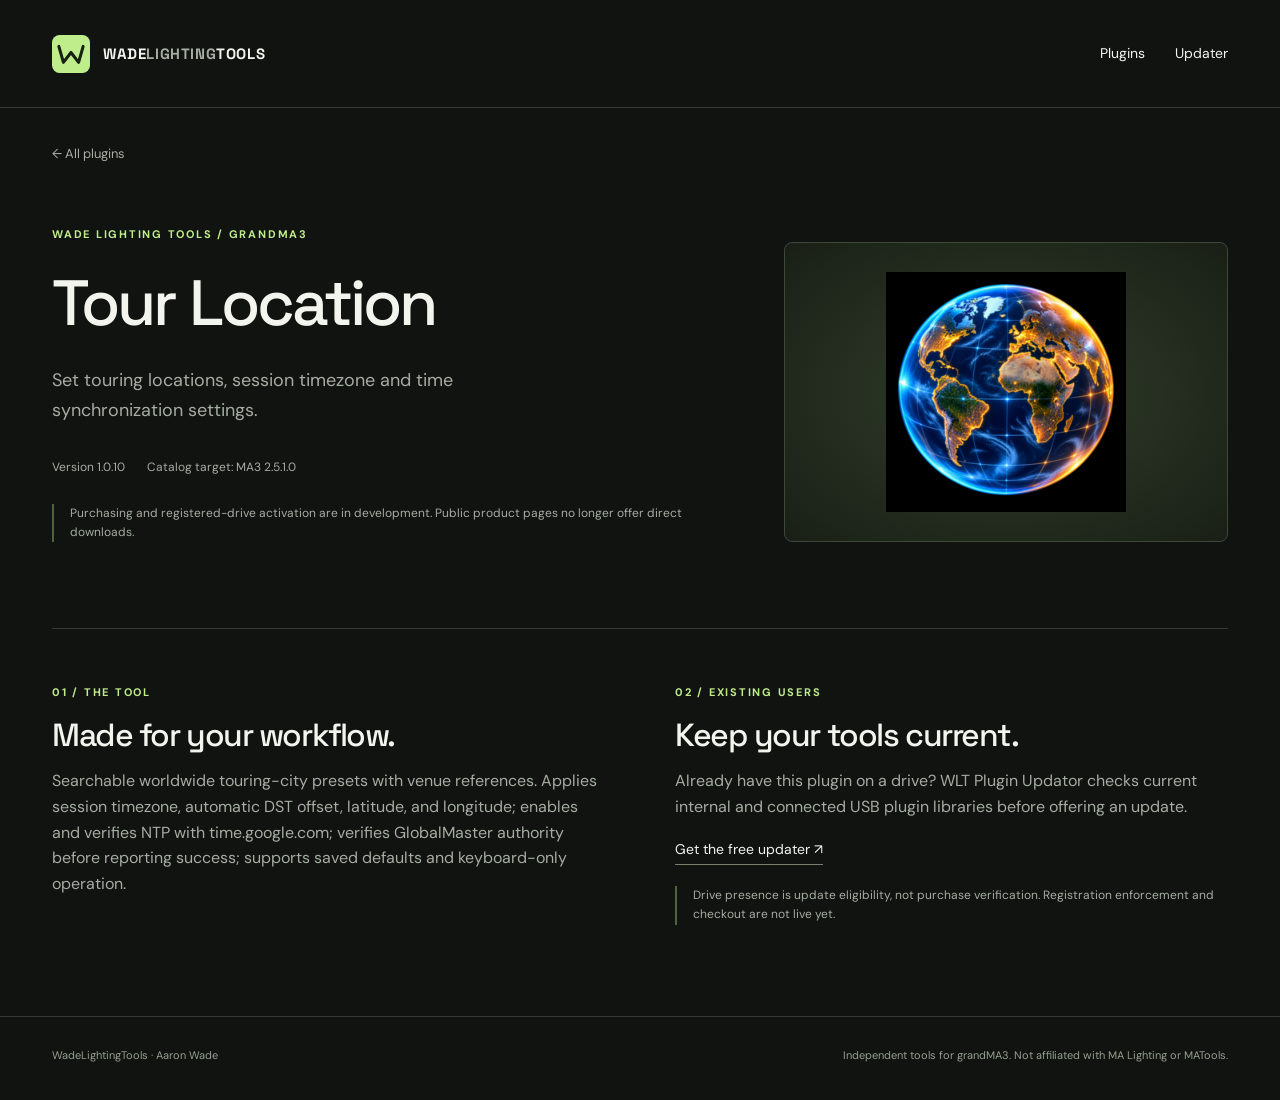
<file: docs/TourLocation/index.html>
<!doctype html><html lang="en"><head><meta charset="utf-8"><meta name="viewport" content="width=device-width,initial-scale=1">
<title>Tour Location · WadeLightingTools</title><meta name="description" content="grandMA3 plugins by Aaron Wade. Plugin downloads, installation instructions and release information.">
<link rel="icon" href="../assets/mark.svg" type="image/svg+xml"><link rel="stylesheet" href="../assets/site.css"></head><body>
<header><a class="brand" href="../index.html"><img src="../assets/mark.svg" alt=""><span>WADE<span class="muted">LIGHTING</span>TOOLS</span></a><nav><a href="../index.html#plugins">Plugins</a><a href="../WadePluginUpdater/">Updater</a></nav></header>
<main><a class="back" href="../index.html#plugins">← All plugins</a><section class="plugin-hero"><div><p class="eyebrow">WADE LIGHTING TOOLS / GRANDMA3</p><h1>Tour Location</h1><p class="lede">Set touring locations, session timezone and time synchronization settings.</p><div class="meta"><span>Version 1.0.10</span><span>Catalog target: MA3 2.5.1.0</span></div><p class="note">Purchasing and registered-drive activation are in development. Public product pages no longer offer direct downloads.</p></div><div class="icon-stage"><img src="../assets/TourLocation.png" alt="Tour Location icon"></div></section><section class="detail-grid"><article><p class="eyebrow">01 / THE TOOL</p><h2>Made for your workflow.</h2><p>Searchable worldwide touring-city presets with venue references. Applies session timezone, automatic DST offset, latitude, and longitude; enables and verifies NTP with time.google.com; verifies GlobalMaster authority before reporting success; supports saved defaults and keyboard-only operation.</p></article><article><p class="eyebrow">02 / EXISTING USERS</p><h2>Keep your tools current.</h2><p>Already have this plugin on a drive? WLT Plugin Updator checks current internal and connected USB plugin libraries before offering an update.</p><a class="secondary" href="../WadePluginUpdater/">Get the free updater ↗</a><p class="note">Drive presence is update eligibility, not purchase verification. Registration enforcement and checkout are not live yet.</p></article></section></main><footer><span>WadeLightingTools · Aaron Wade</span><span>Independent tools for grandMA3. Not affiliated with MA Lighting or MATools.</span></footer></body></html>
</file>
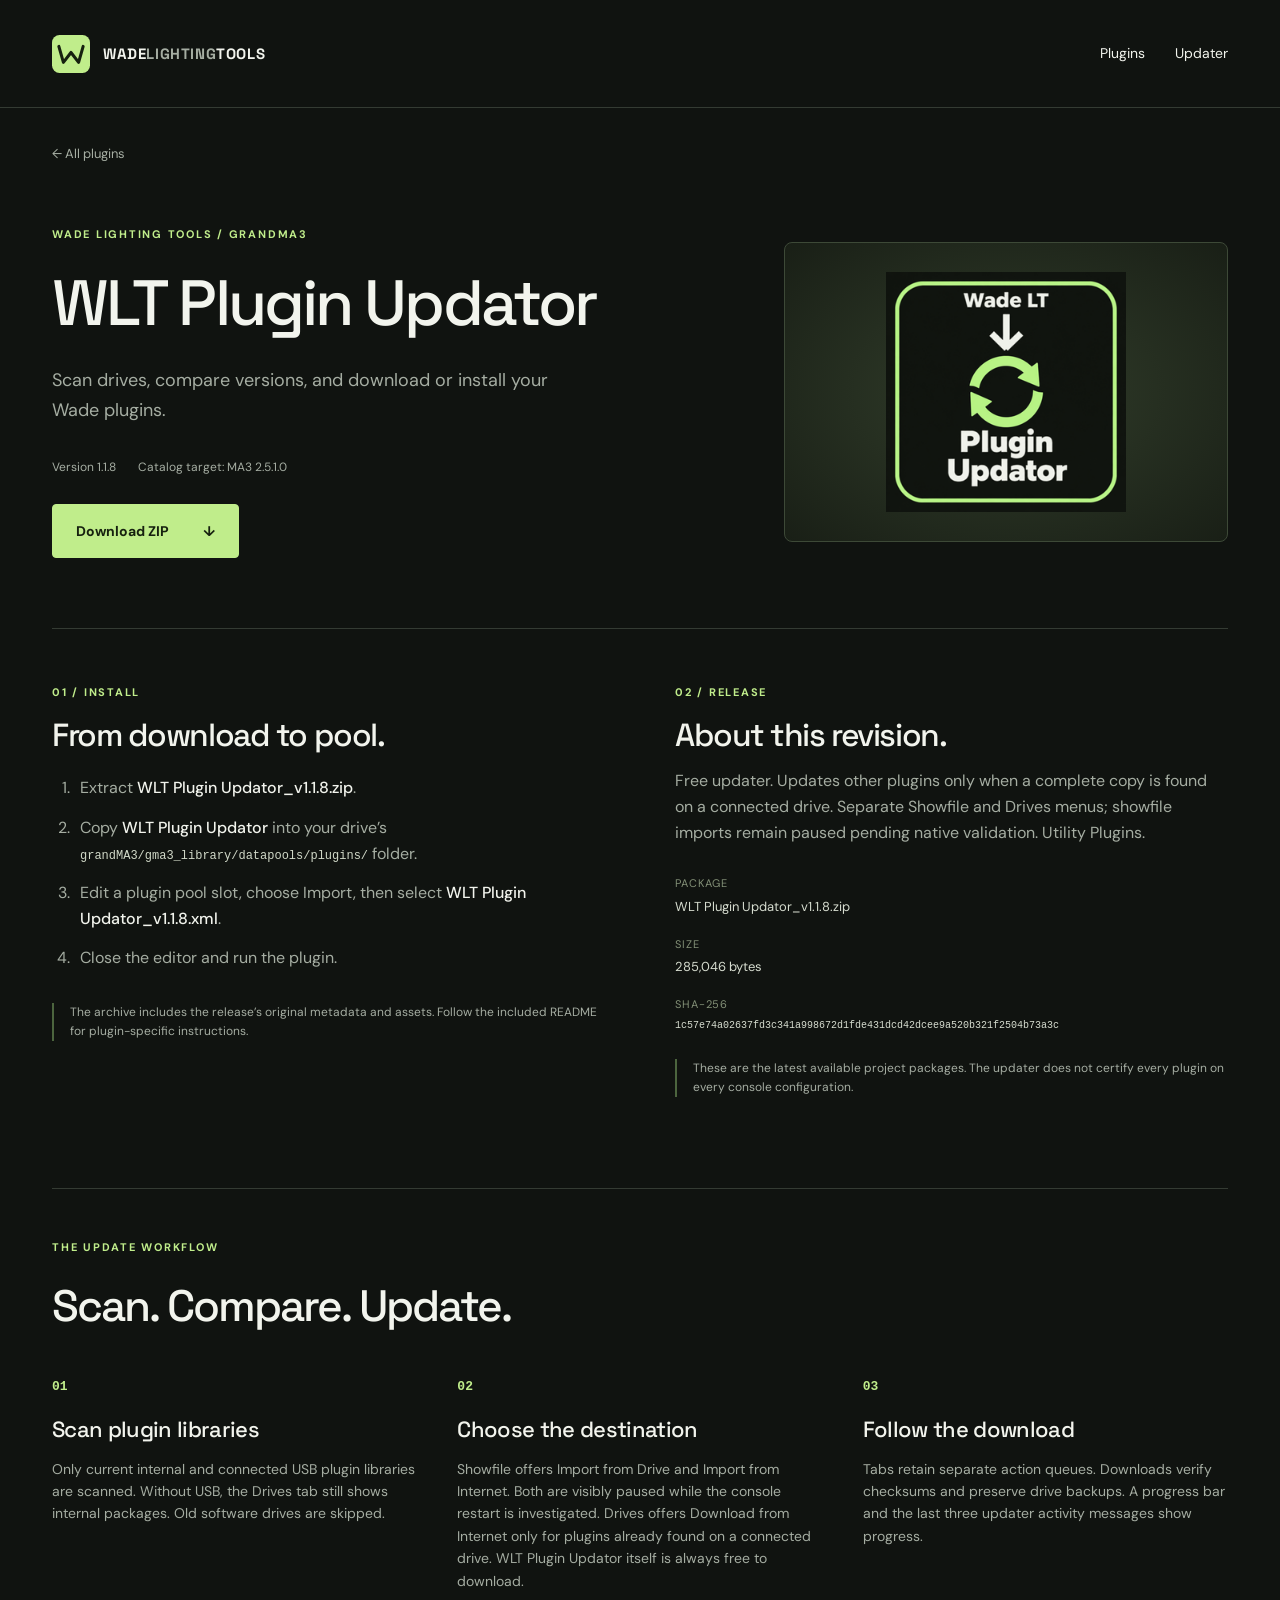
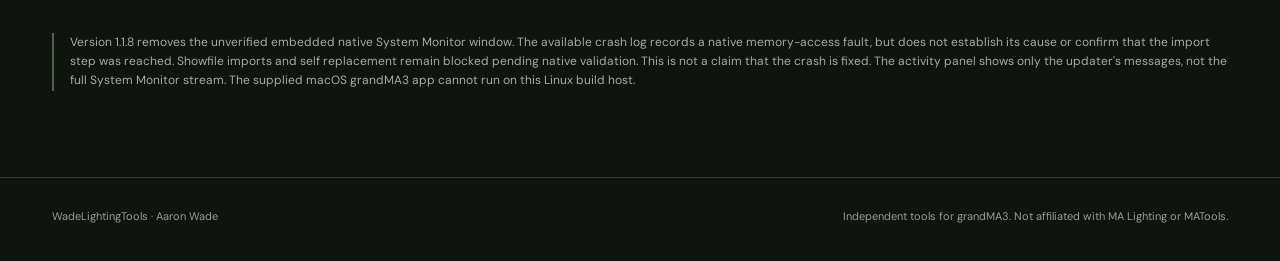
<file: docs/WadePluginUpdater/index.html>
<!doctype html><html lang="en"><head><meta charset="utf-8"><meta name="viewport" content="width=device-width,initial-scale=1">
<title>WLT Plugin Updator · WadeLightingTools</title><meta name="description" content="grandMA3 plugins by Aaron Wade. Plugin downloads, installation instructions and release information.">
<link rel="icon" href="../assets/mark.svg" type="image/svg+xml"><link rel="stylesheet" href="../assets/site.css"></head><body>
<header><a class="brand" href="../index.html"><img src="../assets/mark.svg" alt=""><span>WADE<span class="muted">LIGHTING</span>TOOLS</span></a><nav><a href="../index.html#plugins">Plugins</a><a href="../WadePluginUpdater/">Updater</a></nav></header>
<main><a class="back" href="../index.html#plugins">← All plugins</a><section class="plugin-hero"><div><p class="eyebrow">WADE LIGHTING TOOLS / GRANDMA3</p><h1>WLT Plugin Updator</h1><p class="lede">Scan drives, compare versions, and download or install your Wade plugins.</p><div class="meta"><span>Version 1.1.8</span><span>Catalog target: MA3 2.5.1.0</span></div><a class="primary" href="../downloads/WLT Plugin Updator_v1.1.8.zip" download>Download ZIP <span>↓</span></a></div><div class="icon-stage"><img src="../assets/WadePluginUpdater.png?v=1.1.8" alt="WLT Plugin Updator icon"></div></section>
<section class="detail-grid"><article><p class="eyebrow">01 / INSTALL</p><h2>From download to pool.</h2><ol><li>Extract <strong>WLT Plugin Updator_v1.1.8.zip</strong>.</li><li>Copy <strong>WLT Plugin Updator</strong> into your drive’s <code>grandMA3/gma3_library/datapools/plugins/</code> folder.</li><li>Edit a plugin pool slot, choose Import, then select <strong>WLT Plugin Updator_v1.1.8.xml</strong>.</li><li>Close the editor and run the plugin.</li></ol><p class="note">The archive includes the release’s original metadata and assets. Follow the included README for plugin-specific instructions.</p></article><article><p class="eyebrow">02 / RELEASE</p><h2>About this revision.</h2><p>Free updater. Updates other plugins only when a complete copy is found on a connected drive. Separate Showfile and Drives menus; showfile imports remain paused pending native validation. Utility Plugins.</p><dl><dt>Package</dt><dd>WLT Plugin Updator_v1.1.8.zip</dd><dt>Size</dt><dd>285,046 bytes</dd><dt>SHA-256</dt><dd class="hash">1c57e74a02637fd3c341a998672d1fde431dcd42dcee9a520b321f2504b73a3c</dd></dl><p class="note">These are the latest available project packages. The updater does not certify every plugin on every console configuration.</p></article></section><section class="workflow"><p class="eyebrow">THE UPDATE WORKFLOW</p><h2>Scan. Compare. Update.</h2><div class="steps"><article><b>01</b><h3>Scan plugin libraries</h3><p>Only current internal and connected USB plugin libraries are scanned. Without USB, the Drives tab still shows internal packages. Old software drives are skipped.</p></article><article><b>02</b><h3>Choose the destination</h3><p>Showfile offers Import from Drive and Import from Internet. Both are visibly paused while the console restart is investigated. Drives offers Download from Internet only for plugins already found on a connected drive. WLT Plugin Updator itself is always free to download.</p></article><article><b>03</b><h3>Follow the download</h3><p>Tabs retain separate action queues. Downloads verify checksums and preserve drive backups. A progress bar and the last three updater activity messages show progress.</p></article></div><p class="note">Version 1.1.8 removes the unverified embedded native System Monitor window. The available crash log records a native memory-access fault, but does not establish its cause or confirm that the import step was reached. Showfile imports and self replacement remain blocked pending native validation. This is not a claim that the crash is fixed. The activity panel shows only the updater's messages, not the full System Monitor stream. The supplied macOS grandMA3 app cannot run on this Linux build host.</p></section></main><footer><span>WadeLightingTools · Aaron Wade</span><span>Independent tools for grandMA3. Not affiliated with MA Lighting or MATools.</span></footer></body></html>
</file>
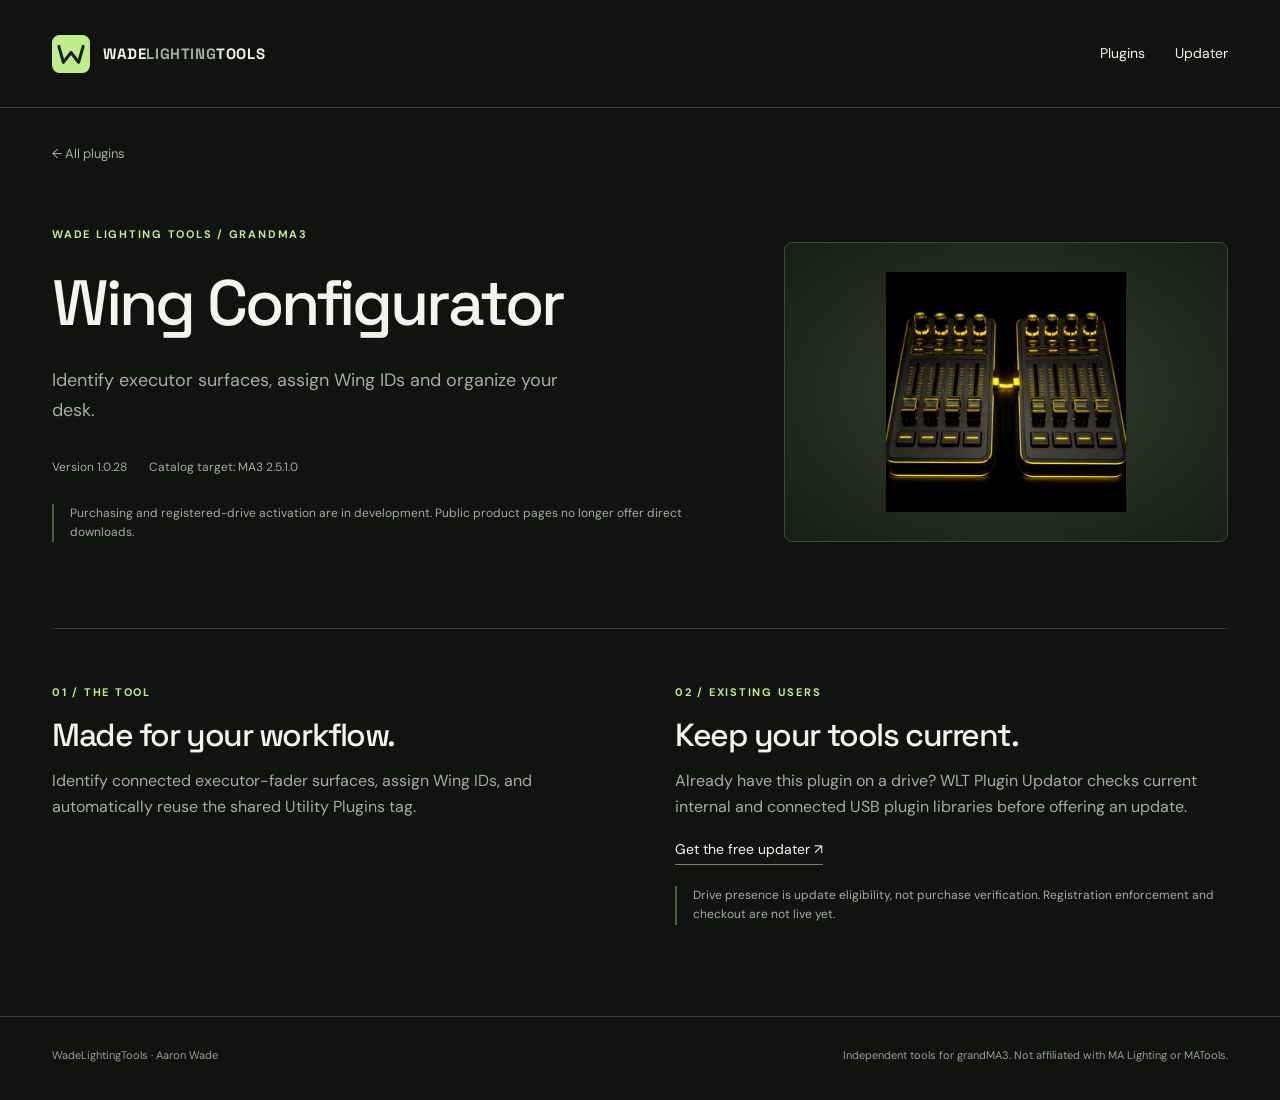
<file: docs/WingConfigurator/index.html>
<!doctype html><html lang="en"><head><meta charset="utf-8"><meta name="viewport" content="width=device-width,initial-scale=1">
<title>Wing Configurator · WadeLightingTools</title><meta name="description" content="grandMA3 plugins by Aaron Wade. Plugin downloads, installation instructions and release information.">
<link rel="icon" href="../assets/mark.svg" type="image/svg+xml"><link rel="stylesheet" href="../assets/site.css"></head><body>
<header><a class="brand" href="../index.html"><img src="../assets/mark.svg" alt=""><span>WADE<span class="muted">LIGHTING</span>TOOLS</span></a><nav><a href="../index.html#plugins">Plugins</a><a href="../WadePluginUpdater/">Updater</a></nav></header>
<main><a class="back" href="../index.html#plugins">← All plugins</a><section class="plugin-hero"><div><p class="eyebrow">WADE LIGHTING TOOLS / GRANDMA3</p><h1>Wing Configurator</h1><p class="lede">Identify executor surfaces, assign Wing IDs and organize your desk.</p><div class="meta"><span>Version 1.0.28</span><span>Catalog target: MA3 2.5.1.0</span></div><p class="note">Purchasing and registered-drive activation are in development. Public product pages no longer offer direct downloads.</p></div><div class="icon-stage"><img src="../assets/WingConfigurator.png" alt="Wing Configurator icon"></div></section><section class="detail-grid"><article><p class="eyebrow">01 / THE TOOL</p><h2>Made for your workflow.</h2><p>Identify connected executor-fader surfaces, assign Wing IDs, and automatically reuse the shared Utility Plugins tag.</p></article><article><p class="eyebrow">02 / EXISTING USERS</p><h2>Keep your tools current.</h2><p>Already have this plugin on a drive? WLT Plugin Updator checks current internal and connected USB plugin libraries before offering an update.</p><a class="secondary" href="../WadePluginUpdater/">Get the free updater ↗</a><p class="note">Drive presence is update eligibility, not purchase verification. Registration enforcement and checkout are not live yet.</p></article></section></main><footer><span>WadeLightingTools · Aaron Wade</span><span>Independent tools for grandMA3. Not affiliated with MA Lighting or MATools.</span></footer></body></html>
</file>
<file: docs/assets/site.css>
@import url('https://fonts.googleapis.com/css2?family=DM+Sans:wght@400;500;600;700&family=Space+Grotesk:wght@400;500;600;700&display=swap');
:root{--bg:#101310;--panel:#1a1e1a;--ink:#f2f4ed;--muted:#a5ada2;--line:#343b33;--green:#c0ed8b}*{box-sizing:border-box}html{scroll-behavior:smooth;scroll-padding-top:40px}body{margin:0;background:var(--bg);color:var(--ink);font-family:'DM Sans',Arial,sans-serif;font-size:16px;line-height:1.6}a{color:inherit;text-decoration:none}button,a{-webkit-tap-highlight-color:transparent}a:focus-visible{outline:3px solid var(--green);outline-offset:6px}header,main,footer{max-width:1280px;margin:auto;padding-left:52px;padding-right:52px}header{height:108px;display:flex;align-items:center;justify-content:space-between;border-bottom:1px solid var(--line)}.brand{display:flex;align-items:center;gap:13px;font-family:'Space Grotesk',Arial,sans-serif;font-size:15px;letter-spacing:.04em;font-weight:700}.brand img{width:38px;height:38px}.muted{color:var(--muted)}nav{display:flex;gap:30px;font-size:14px}nav a:hover{color:var(--green)}h1,h2,h3{font-family:'Space Grotesk',Arial,sans-serif;line-height:1.08;letter-spacing:-.045em;margin:0}h1{font-size:clamp(54px,6vw,86px);font-weight:500}h1 span{color:var(--green)}h2{font-size:clamp(32px,4vw,44px);font-weight:500}h3{font-size:25px;font-weight:500;letter-spacing:-.03em}p{margin:16px 0;color:var(--muted)}.eyebrow{font-size:11px;letter-spacing:.16em;font-weight:700;color:var(--green);margin:0 0 26px}.dot{display:inline-block;background:var(--green);width:7px;height:7px;border-radius:50%;margin-right:10px}.hero{padding:86px 0 94px;display:grid;grid-template-columns:1.15fr 1fr;gap:68px;align-items:center}.lede{font-size:18px;max-width:530px;line-height:1.7;margin:26px 0 32px}.actions{display:flex;gap:25px;align-items:center}.primary{display:inline-flex;justify-content:space-between;gap:34px;align-items:center;background:var(--green);color:#16210f;font-weight:700;font-size:14px;padding:15px 23px;border:1px solid var(--green);border-radius:4px}.primary:hover{background:#d6ffad}.secondary{font-size:14px;border-bottom:1px solid #77816d;padding-bottom:6px}.console-art{background:linear-gradient(135deg,#222a23,#141814);border:1px solid #4a5547;padding:24px;transform:rotate(-3deg);box-shadow:12px 25px 0 #0b0e0b}.art-label,.art-foot{font-size:9px;color:#a9b6a1;letter-spacing:.14em}.art-label{display:flex;justify-content:space-between}.art-screen{position:relative;margin-top:24px;height:218px;background:#0e120e;border:1px solid #4e5f47;overflow:hidden;display:flex;align-items:center;justify-content:center}.art-screen span{font-family:'Space Grotesk',sans-serif;font-size:94px;letter-spacing:-.12em;color:var(--green);z-index:1;margin-left:-12px}.art-screen i{position:absolute;left:0;right:0;height:1px;background:#2a3525}.art-screen i:nth-of-type(1){top:20%}.art-screen i:nth-of-type(2){top:40%}.art-screen i:nth-of-type(3){top:60%}.art-screen i:nth-of-type(4){top:80%}.art-faders{display:flex;justify-content:space-around;height:76px;margin:24px 0}.art-faders i{width:4px;background:#0b0e0b;border:1px solid #394632;position:relative}.art-faders i:after{content:'';position:absolute;left:-10px;top:18px;width:21px;height:10px;background:#8e9d85;border:2px solid #bcc9b2;border-radius:2px}.art-faders i:nth-child(2n):after{top:45px}.art-faders i:nth-child(3n):after{top:5px;background:var(--green)}.art-foot{border-top:1px solid var(--line);padding-top:14px}.section-head{display:flex;justify-content:space-between;align-items:end;padding:22px 0 35px;border-top:1px solid var(--line)}.section-head .eyebrow{margin-bottom:15px}.section-head>p{font-size:13px;margin:0}.catalog{display:grid;grid-template-columns:repeat(3,1fr);gap:18px}.plugin{display:flex;flex-direction:column;padding:27px;border:1px solid var(--line);background:var(--panel);border-radius:6px;transition:transform .2s,border-color .2s}.plugin:hover{transform:translateY(-4px);border-color:#819b70}.plugin-top{display:flex;align-items:center;justify-content:space-between;margin-bottom:31px}.plugin-top img{width:72px;height:72px;object-fit:contain}.revision{color:#a7b39f;font-family:monospace;font-size:12px;padding:4px 8px;border:1px solid var(--line);border-radius:4px}.plugin p{font-size:14px;line-height:1.65;margin:15px 0 30px;flex:1}.arrow{display:flex;justify-content:space-between;font-size:13px;border-top:1px solid var(--line);padding-top:16px}.arrow>span{color:var(--green)}.fallback{color:var(--green);font-size:28px;font-family:'Space Grotesk',sans-serif;width:72px;height:72px;display:grid;place-items:center;background:#293124;border-radius:15px}.updater-banner{margin:70px 0 84px;padding:45px;border:1px solid #4a6340;display:flex;align-items:center;gap:40px;justify-content:space-between;background:#1b2317;border-radius:6px}.updater-banner h2{font-size:38px}.updater-banner .eyebrow{margin-bottom:14px}.updater-banner p:last-child{max-width:620px;margin-bottom:0}.updater-banner .primary{flex-shrink:0}footer{border-top:1px solid var(--line);padding-top:30px;padding-bottom:36px;display:flex;justify-content:space-between;gap:30px;font-size:11px;color:#959f90}.back{display:inline-block;margin:36px 0;font-size:13px;color:var(--muted)}.plugin-hero{display:grid;grid-template-columns:1.5fr 1fr;gap:65px;padding:25px 0 70px;align-items:center}.plugin-hero h1{font-size:clamp(45px,5vw,70px)}.meta{display:flex;gap:22px;font-size:12px;margin:0 0 27px;color:var(--muted)}.icon-stage{min-height:300px;display:grid;place-items:center;border:1px solid #3d4937;background:radial-gradient(ellipse at center,#323e2b,#191f16);border-radius:8px}.icon-stage img{max-height:240px;max-width:85%;object-fit:contain}.icon-stage>span{font-size:34px;color:var(--green)}.detail-grid{display:grid;grid-template-columns:1fr 1fr;gap:70px;padding:55px 0 75px;border-top:1px solid var(--line)}.detail-grid h2{font-size:32px}.detail-grid .eyebrow{margin-bottom:16px}ol{padding-left:22px;color:var(--muted)}li{padding:7px 0 7px 6px}strong{color:var(--ink);font-weight:500}code{overflow-wrap:anywhere;color:#d1d9c8;font-size:12px}dl{font-size:13px;margin-top:30px}dt{color:#839077;font-size:11px;text-transform:uppercase;letter-spacing:.08em;margin-top:18px}dd{margin:4px 0;color:#d6dccf;overflow-wrap:anywhere}.hash{font-size:10px;font-family:monospace}.note{font-size:12px;border-left:2px solid #4c653e;padding-left:16px;margin-top:25px}.workflow{padding:50px 0 70px;border-top:1px solid var(--line)}.steps{display:grid;grid-template-columns:repeat(3,1fr);gap:40px;margin-top:42px}.steps b{font-family:monospace;color:var(--green);font-size:13px}.steps h3{margin-top:20px;font-size:22px}.steps p{font-size:14px}@media(max-width:900px){header,main,footer{padding-left:28px;padding-right:28px}.hero{gap:32px}.catalog{grid-template-columns:repeat(2,1fr)}h1{font-size:61px}.art-screen{height:160px}.art-screen span{font-size:76px}.actions{align-items:start;flex-direction:column;gap:20px}.updater-banner{align-items:start;flex-direction:column}.plugin-hero{gap:30px}.detail-grid{gap:35px}.brand{font-size:12px}nav{gap:20px}}@media(max-width:600px){header,main,footer{padding-left:20px;padding-right:20px}header{height:82px;align-items:center}.brand{font-size:10px;gap:6px}.brand img{width:28px;height:28px}nav{gap:13px;font-size:11px}nav a:first-child{display:none}.hero{grid-template-columns:1fr;padding:54px 0;gap:45px}.hero h1{font-size:66px}.console-art{margin:10px 14px 20px;transform:rotate(-2deg)}.art-screen{height:190px}.catalog{grid-template-columns:1fr}.section-head{display:block}.section-head>p{margin-top:20px}.updater-banner{margin:42px 0;padding:28px;gap:28px}.plugin-hero{grid-template-columns:1fr;padding-top:5px;gap:35px}.icon-stage{min-height:240px}.icon-stage img{max-height:200px}.detail-grid{grid-template-columns:1fr;gap:35px}.steps{grid-template-columns:1fr;gap:20px}.steps h3{margin-top:10px}.meta{flex-direction:column;gap:3px}.lede{font-size:17px}.actions{align-items:center;flex-direction:row;gap:16px}.primary{gap:16px;padding:13px 17px}.secondary{font-size:12px}footer{flex-direction:column;gap:10px}.plugin-top{margin-bottom:22px}}
@media(prefers-reduced-motion:reduce){html{scroll-behavior:auto}.plugin{transition:none}.plugin:hover{transform:none}}
</file>
